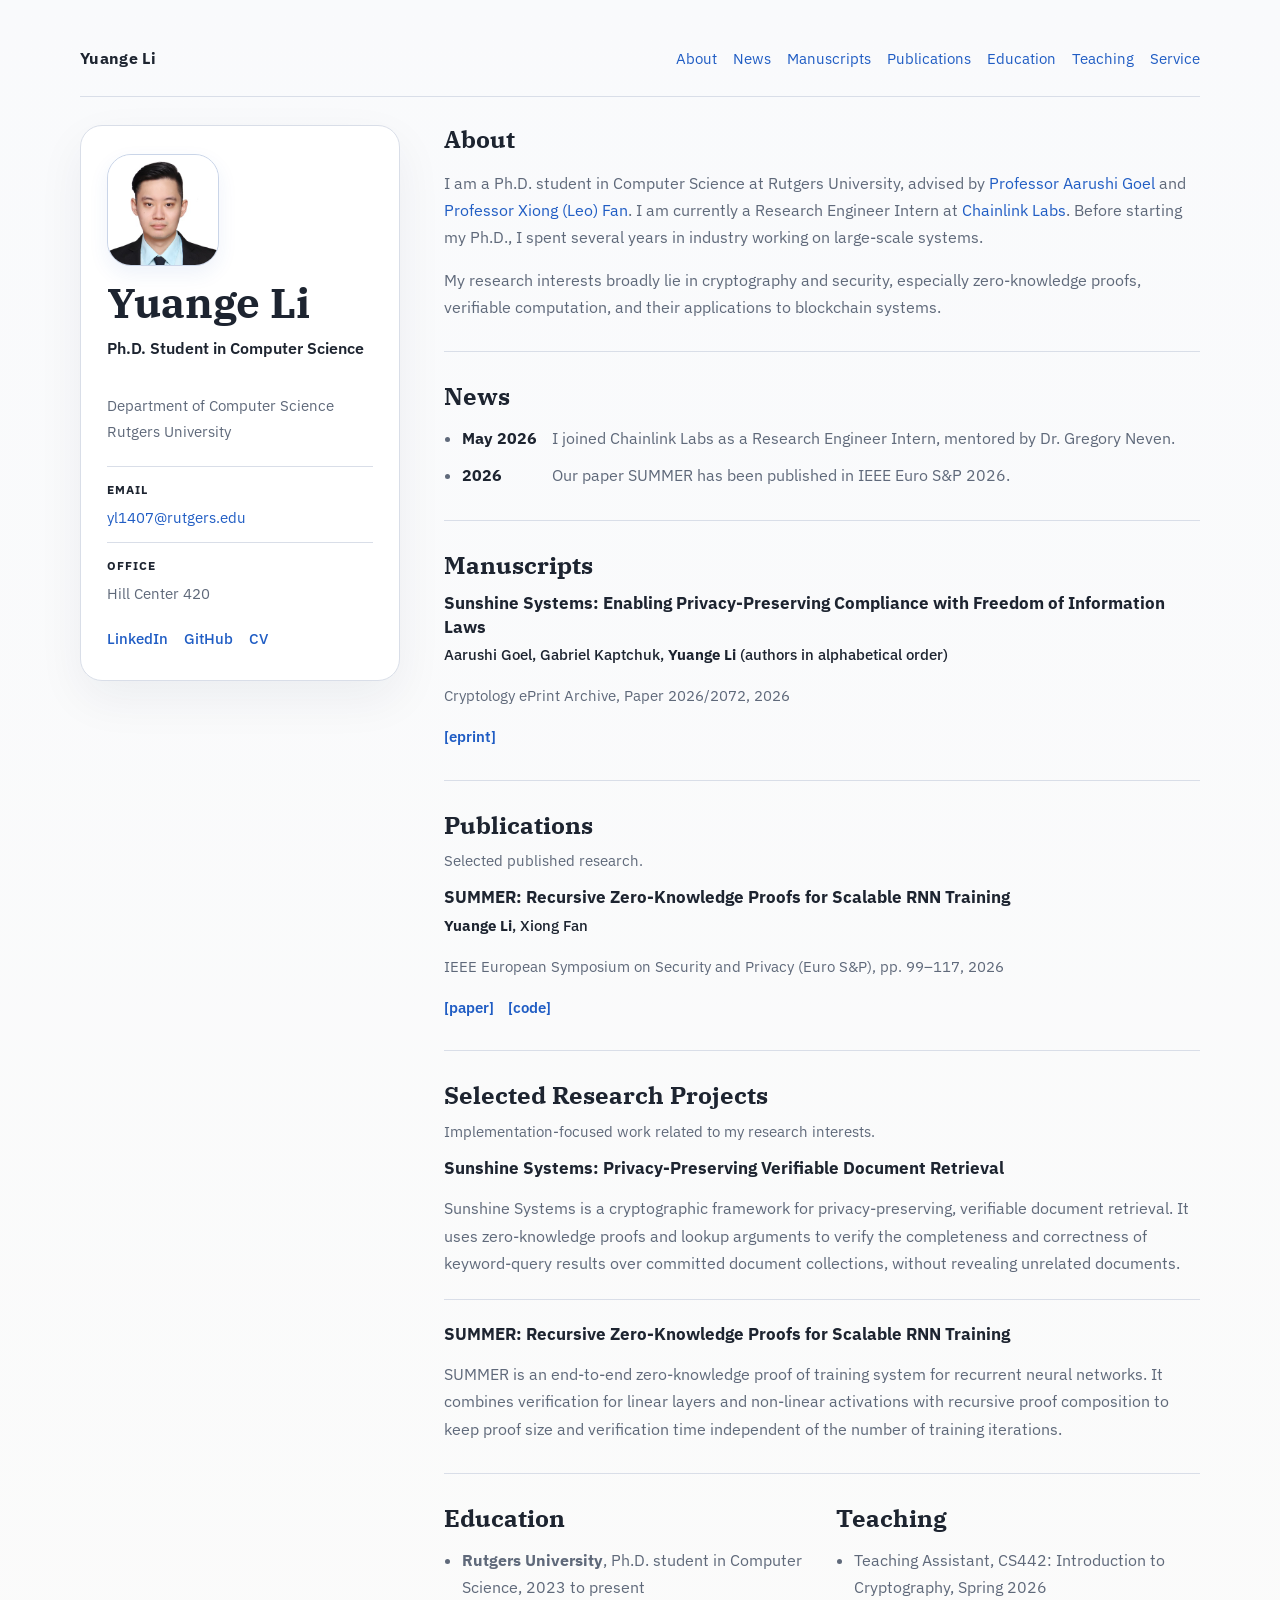
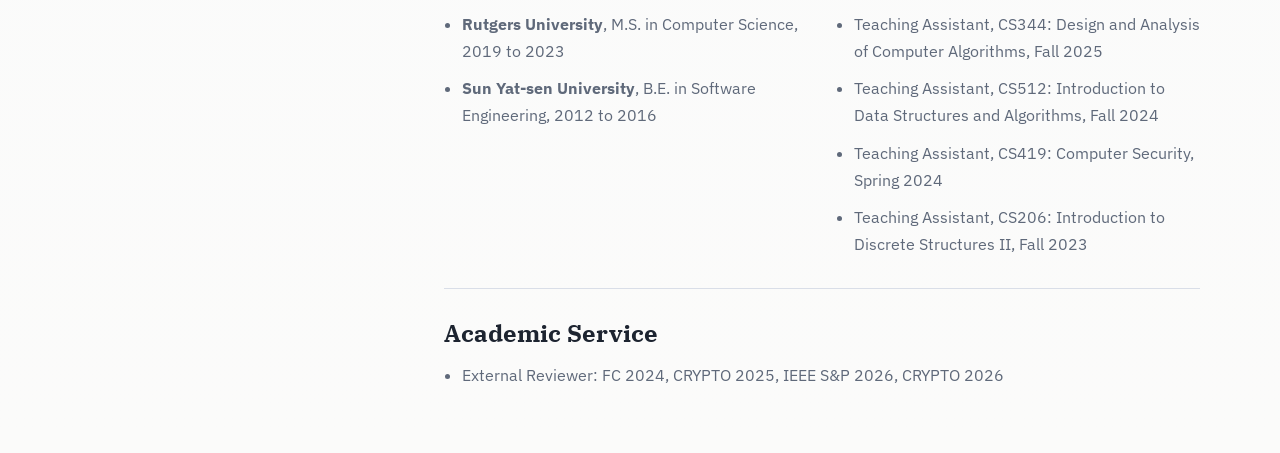
<file: index.html>
<!DOCTYPE html>
<html lang="en">
  <head>
    <meta charset="UTF-8" />
    <meta name="viewport" content="width=device-width, initial-scale=1.0" />
    <meta
      name="description"
      content="Yuange Li is a Ph.D. student in Computer Science at Rutgers University and a Research Engineer Intern at Chainlink Labs. His research focuses on cryptography and security."
    />
    <link rel="canonical" href="https://liyuange.github.io/" />
    <title>Yuange Li</title>
    <link rel="preconnect" href="https://fonts.googleapis.com" />
    <link rel="preconnect" href="https://fonts.gstatic.com" crossorigin />
    <link
      href="https://fonts.googleapis.com/css2?family=IBM+Plex+Sans:wght@400;500;600;700&family=IBM+Plex+Serif:wght@500;600&display=swap"
      rel="stylesheet"
    />
    <link rel="stylesheet" href="styles.css" />
  </head>
  <body>
    <div class="site-frame">
      <header class="topbar">
        <a class="topbar-name" href="#top">Yuange Li</a>
        <nav class="topbar-nav" aria-label="Primary">
          <a href="#about">About</a>
          <a href="#news">News</a>
          <a href="#manuscripts">Manuscripts</a>
          <a href="#publications">Publications</a>
          <a href="#education">Education</a>
          <a href="#teaching">Teaching</a>
          <a href="#service">Service</a>
        </nav>
      </header>

      <main class="layout" id="top">
        <aside class="sidebar">
          <div class="profile-photo">
            <img src="assets/yuange-li-profile.jpg" alt="Portrait of Yuange Li" />
          </div>
          <h1>Yuange Li</h1>
          <p class="title-line">Ph.D. Student in Computer Science</p>
          <p class="affiliation">
            Department of Computer Science
            <br />
            Rutgers University
          </p>

          <dl class="meta-list">
            <div>
              <dt>Email</dt>
              <dd><a href="mailto:yl1407@rutgers.edu">yl1407@rutgers.edu</a></dd>
            </div>
            <div>
              <dt>Office</dt>
              <dd>Hill Center 420</dd>
            </div>
          </dl>

          <div class="link-group">
            <a href="https://www.linkedin.com/in/yuange-li-aa1790113">LinkedIn</a>
            <a href="https://github.com/liyuange">GitHub</a>
            <a href="Yuange_Li_CV.pdf">CV</a>
          </div>
        </aside>

        <div class="content">
          <section class="section" id="about">
            <h2>About</h2>
            <p>
              I am a Ph.D. student in Computer Science at Rutgers University,
              advised by
              <a href="https://aarushigoel.github.io/">Professor Aarushi Goel</a>
              and
              <a href="https://leofanxiong.github.io/">Professor Xiong (Leo) Fan</a>.
              I am currently a Research Engineer Intern at
              <a href="https://chainlinklabs.com/">Chainlink Labs</a>.
              Before starting my Ph.D., I spent several years in industry
              working on large-scale systems.
            </p>
            <p>
              My research interests broadly lie in cryptography and security,
              especially zero-knowledge proofs, verifiable computation, and
              their applications to blockchain systems.
            </p>
          </section>

          <section class="section" id="news">
            <div class="section-heading">
              <h2>News</h2>
            </div>
            <ul class="news-list">
              <li>
                <span class="news-date">May 2026</span>
                I joined Chainlink Labs as a Research Engineer Intern,
                mentored by Dr. Gregory Neven.
              </li>
              <li>
                <span class="news-date">2026</span>
                Our paper SUMMER has been published in IEEE Euro S&amp;P 2026.
              </li>
            </ul>
          </section>

          <section class="section" id="manuscripts">
            <div class="section-heading">
              <h2>Manuscripts</h2>
            </div>

            <article class="work-item">
              <h3>Sunshine Systems: Enabling Privacy-Preserving Compliance with Freedom of Information Laws</h3>
              <p class="authors">Aarushi Goel, Gabriel Kaptchuk, <strong>Yuange Li</strong> (authors in alphabetical order)</p>
              <p class="venue">Cryptology ePrint Archive, Paper 2026/2072, 2026</p>
              <p class="resource-links">
                <a href="https://eprint.iacr.org/2026/2072">[eprint]</a>
              </p>
            </article>
          </section>

          <section class="section" id="publications">
            <div class="section-heading">
              <h2>Publications</h2>
              <p>Selected published research.</p>
            </div>

            <article class="work-item">
              <h3>SUMMER: Recursive Zero-Knowledge Proofs for Scalable RNN Training</h3>
              <p class="authors"><strong>Yuange Li</strong>, Xiong Fan</p>
              <p class="venue">IEEE European Symposium on Security and Privacy (Euro S&amp;P), pp. 99&ndash;117, 2026</p>
              <p class="resource-links">
                <a href="https://doi.org/10.1109/EuroSP68448.2026.00018">[paper]</a>
                <a href="https://github.com/liyuange/SUMMER">[code]</a>
              </p>
            </article>
          </section>

          <section class="section" id="projects">
            <div class="section-heading">
              <h2>Selected Research Projects</h2>
              <p>Implementation-focused work related to my research interests.</p>
            </div>
            <article class="work-item">
              <h3>Sunshine Systems: Privacy-Preserving Verifiable Document Retrieval</h3>
              <p>
                Sunshine Systems is a cryptographic framework for
                privacy-preserving, verifiable document retrieval. It uses
                zero-knowledge proofs and lookup arguments to verify the
                completeness and correctness of keyword-query results over
                committed document collections, without revealing unrelated
                documents.
              </p>
            </article>
            <article class="work-item">
              <h3>SUMMER: Recursive Zero-Knowledge Proofs for Scalable RNN Training</h3>
              <p>
                SUMMER is an end-to-end zero-knowledge proof of training system
                for recurrent neural networks. It combines verification for
                linear layers and non-linear activations with recursive proof
                composition to keep proof size and verification time independent
                of the number of training iterations.
              </p>
            </article>
          </section>

          <section class="section two-column" id="education">
            <div>
              <h2>Education</h2>
              <ul class="plain-list">
                <li><strong>Rutgers University</strong>, Ph.D. student in Computer Science, 2023 to present</li>
                <li><strong>Rutgers University</strong>, M.S. in Computer Science, 2019 to 2023</li>
                <li><strong>Sun Yat-sen University</strong>, B.E. in Software Engineering, 2012 to 2016</li>
              </ul>
            </div>
            <div>
              <h2 id="teaching">Teaching</h2>
              <ul class="plain-list">
                <li>Teaching Assistant, CS442: Introduction to Cryptography, Spring 2026</li>
                <li>Teaching Assistant, CS344: Design and Analysis of Computer Algorithms, Fall 2025</li>
                <li>Teaching Assistant, CS512: Introduction to Data Structures and Algorithms, Fall 2024</li>
                <li>Teaching Assistant, CS419: Computer Security, Spring 2024</li>
                <li>Teaching Assistant, CS206: Introduction to Discrete Structures II, Fall 2023</li>
              </ul>
            </div>
          </section>

          <section class="section" id="service">
            <h2>Academic Service</h2>
            <ul class="plain-list">
              <li>External Reviewer: FC 2024, CRYPTO 2025, IEEE S&amp;P 2026, CRYPTO 2026</li>
            </ul>
          </section>
        </div>
      </main>
    </div>
  </body>
</html>
</file>
<file: styles.css>
:root {
  --bg: #fbfbfa;
  --surface: #ffffff;
  --ink: #1d2430;
  --muted: #5f697a;
  --line: #d9dee8;
  --line-strong: #c3ccd9;
  --link: #205dc4;
  --link-hover: #143d81;
  --accent-soft: #eef3fd;
  --shadow: 0 18px 48px rgba(19, 34, 68, 0.06);
  --content-width: 1120px;
}

* {
  box-sizing: border-box;
}

html {
  scroll-behavior: smooth;
}

body {
  margin: 0;
  background:
    linear-gradient(180deg, #f9fafc 0%, var(--bg) 100%);
  color: var(--ink);
  font-family: "IBM Plex Sans", sans-serif;
  line-height: 1.7;
}

a {
  color: var(--link);
  text-decoration: none;
}

a:hover,
a:focus-visible {
  color: var(--link-hover);
  text-decoration: underline;
}

.site-frame {
  width: min(calc(100% - 32px), var(--content-width));
  margin: 0 auto;
  padding: 28px 0 64px;
}

.topbar {
  display: flex;
  align-items: center;
  justify-content: space-between;
  gap: 18px;
  padding: 16px 0 24px;
  border-bottom: 1px solid var(--line);
}

.topbar-name {
  color: var(--ink);
  font-size: 1.02rem;
  font-weight: 700;
  letter-spacing: 0.02em;
}

.topbar-name:hover,
.topbar-name:focus-visible {
  color: var(--ink);
  text-decoration: none;
}

.topbar-nav {
  display: flex;
  flex-wrap: wrap;
  gap: 16px;
}

.topbar-nav a {
  font-size: 0.96rem;
}

.layout {
  display: grid;
  grid-template-columns: minmax(250px, 320px) minmax(0, 1fr);
  gap: 44px;
  align-items: start;
  padding-top: 28px;
}

.sidebar {
  position: sticky;
  top: 24px;
  display: grid;
  gap: 14px;
  padding: 28px 26px;
  border: 1px solid var(--line);
  border-radius: 22px;
  background: var(--surface);
  box-shadow: var(--shadow);
}

.profile-photo {
  width: 112px;
  height: 112px;
  overflow: hidden;
  border: 1px solid #cad5e8;
  border-radius: 24px;
  background: #eef3fd;
  box-shadow: 0 8px 20px rgba(32, 93, 196, 0.08);
}

.profile-photo img {
  display: block;
  width: 100%;
  height: 100%;
  object-fit: cover;
  object-position: center 18%;
}

h1,
h2,
h3 {
  margin: 0;
  color: var(--ink);
}

h1,
h2 {
  font-family: "IBM Plex Serif", serif;
}

h1 {
  font-size: clamp(2rem, 5vw, 2.6rem);
  line-height: 1.1;
}

h2 {
  font-size: 1.5rem;
  line-height: 1.2;
}

h3 {
  font-size: 1.07rem;
  line-height: 1.35;
}

p,
li,
dd {
  color: var(--muted);
}

.title-line {
  margin-top: -4px;
  color: var(--ink);
  font-weight: 600;
}

.affiliation {
  margin: 0;
  font-size: 0.95rem;
}

.meta-list {
  display: grid;
  gap: 12px;
  margin: 8px 0 0;
}

.meta-list div {
  padding-top: 12px;
  border-top: 1px solid var(--line);
}

.meta-list dt {
  color: var(--ink);
  font-size: 0.78rem;
  font-weight: 700;
  letter-spacing: 0.08em;
  text-transform: uppercase;
}

.meta-list dd {
  margin: 4px 0 0;
  font-size: 0.95rem;
}

.link-group {
  display: flex;
  flex-wrap: wrap;
  gap: 10px 16px;
  padding-top: 6px;
}

.link-group a {
  font-size: 0.95rem;
  font-weight: 500;
}

.content {
  min-width: 0;
}

.section + .section {
  margin-top: 30px;
  padding-top: 30px;
  border-top: 1px solid var(--line);
}

.section p + p {
  margin-top: 14px;
}

.section-heading {
  display: grid;
  gap: 8px;
  margin-bottom: 12px;
}

.section-heading p,
.section-note {
  margin: 0;
  font-size: 0.96rem;
}

.tag-list,
.news-list,
.plain-list {
  margin: 14px 0 0;
  padding-left: 18px;
}

.tag-list {
  display: flex;
  flex-wrap: wrap;
  gap: 10px;
  padding-left: 0;
  list-style: none;
}

.tag-list li {
  padding: 6px 12px;
  border: 1px solid var(--line-strong);
  border-radius: 999px;
  background: var(--accent-soft);
  color: var(--ink);
  font-size: 0.93rem;
  font-weight: 500;
}

.news-list li,
.plain-list li {
  margin-top: 10px;
}

.news-date {
  display: inline-block;
  min-width: 78px;
  margin-right: 8px;
  color: var(--ink);
  font-weight: 700;
}

.work-item + .work-item {
  margin-top: 22px;
  padding-top: 22px;
  border-top: 1px solid var(--line);
}

.authors,
.venue {
  margin-top: 4px;
  font-size: 0.95rem;
}

.authors {
  color: var(--ink);
  font-weight: 500;
}

.resource-links {
  display: flex;
  flex-wrap: wrap;
  gap: 10px 14px;
  margin-top: 8px;
}

.resource-links a {
  font-size: 0.95rem;
  font-weight: 600;
}

.two-column {
  display: grid;
  grid-template-columns: repeat(2, minmax(0, 1fr));
  gap: 28px;
}

.contact-links {
  margin-top: 16px;
}

@media (max-width: 920px) {
  .layout,
  .two-column {
    grid-template-columns: 1fr;
  }

  .sidebar {
    position: static;
  }
}

@media (max-width: 640px) {
  .site-frame {
    width: min(calc(100% - 24px), var(--content-width));
    padding-top: 20px;
  }

  .topbar {
    align-items: flex-start;
    flex-direction: column;
    padding-bottom: 18px;
  }

  .topbar-nav {
    gap: 10px 14px;
  }

  .sidebar {
    padding: 22px 20px;
  }

  .layout {
    gap: 28px;
  }

  .news-date {
    min-width: 0;
  }
}

@media (prefers-reduced-motion: reduce) {
  html {
    scroll-behavior: auto;
  }
}
</file>
